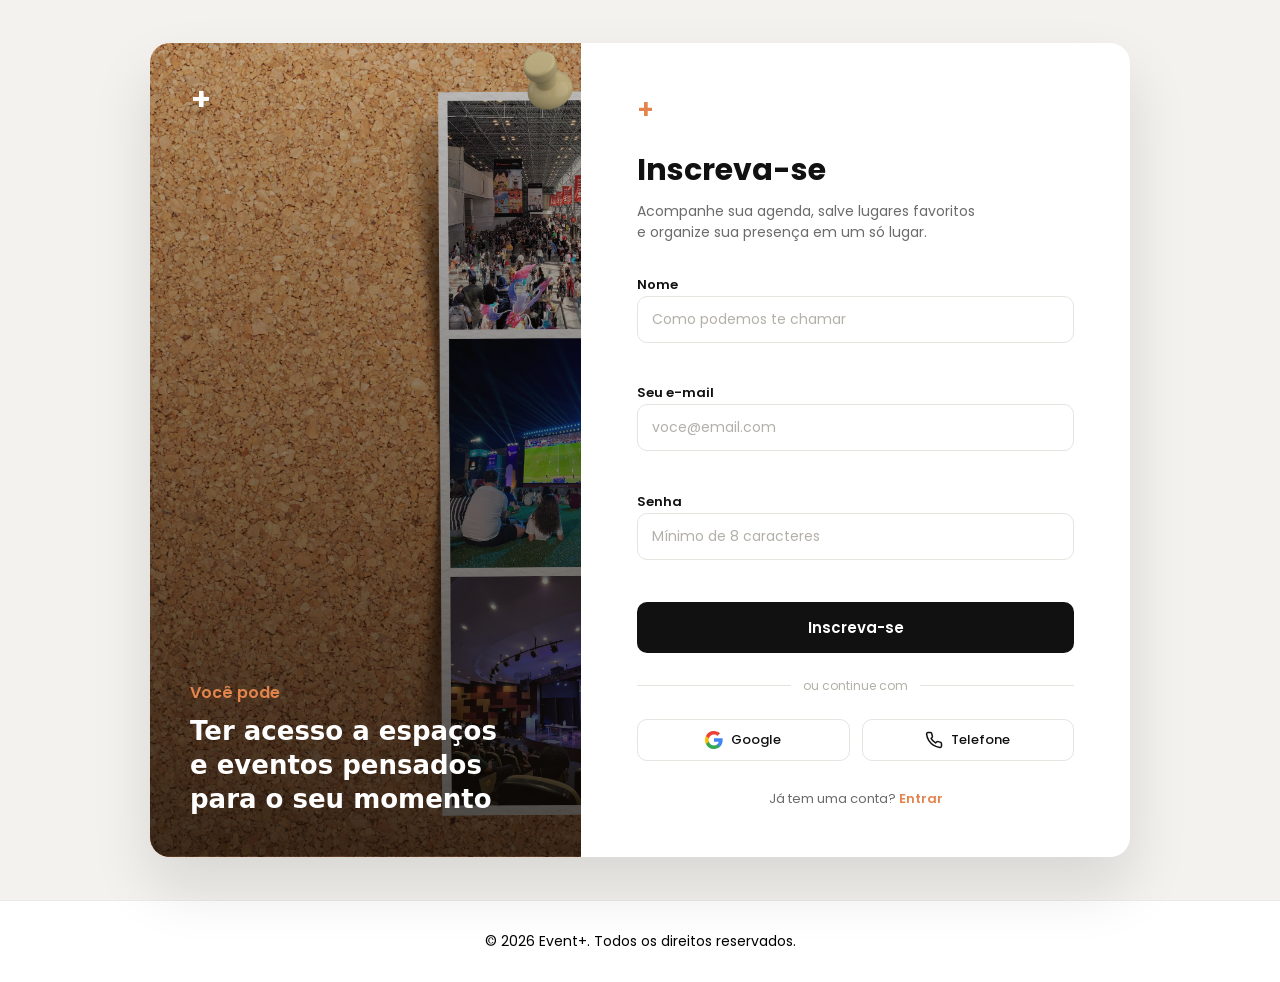
<file: inscreva-se.html>
<!DOCTYPE html>
<html lang="pt-br">
<head>
    <meta charset="UTF-8">
    <link rel="preconnect" href="https://fonts.googleapis.com">
    <link rel="stylesheet" href="inscreva-se.css">
    <link rel="preconnect" href="https://fonts.gstatic.com" crossorigin>
    <link href="https://fonts.googleapis.com/css2?family=Poppins:wght@400;500;600;700&display=swap" rel="stylesheet">
    <meta name="viewport" content="width=device-width, initial-scale=1.0">
    <title>Event+</title>
</head>
<body>

    <main class="signup">

        <div class="signup-card">

            <div class="signup-visual">

                <span class="visual-logo">+</span>

                <div class="visual-text">
                    <p class="visual-eyebrow">Você pode</p>
                    <p class="visual-headline">Ter acesso a espaços e eventos pensados para o seu momento</p>
                </div>

            </div>

            <div class="signup-form">

                <span class="form-logo">+</span>

                <h1>Inscreva-se</h1>
                <p class="form-subtitle">Acompanhe sua agenda, salve lugares favoritos e organize sua presença em um só lugar.</p>




                <form id="signup-form" novalidate>

                    <div class="form-group">
                     <label for="nome">Nome</label>
                    <div class="password-field">
                     <input type="text" id="nome" name="nome" placeholder="Como podemos te chamar">
                    </div>
                     <small class="error-msg"></small>
                    </div>

                    <div class="form-group">
                     <label for="email">Seu e-mail</label>
                    <div class="password-field">
                     <input type="email" id="email" name="email" placeholder="voce@email.com">
                    </div>
                    <small class="error-msg"></small>
                    </div>

                    <div class="form-group">
                     <label for="senha">Senha</label>
                    <div class="password-field">
                     <input type="password" id="senha" name="senha" placeholder="Mínimo de 8 caracteres">
                    </div>
                     <small class="error-msg"></small>
                    </div>

                    <button type="submit" class="submit-btn">Inscreva-se</button>

                </form>

                


                <div class="divider"><span>ou continue com</span></div>

                <div class="alt-login">
                    <button type="button">
                        <svg width="18" height="18" viewBox="0 0 18 18"><path fill="#4285F4" d="M17.64 9.2c0-.64-.06-1.25-.16-1.84H9v3.48h4.84a4.14 4.14 0 0 1-1.8 2.72v2.26h2.9c1.7-1.57 2.7-3.87 2.7-6.62Z"/><path fill="#34A853" d="M9 18c2.43 0 4.47-.8 5.96-2.18l-2.9-2.26c-.8.54-1.84.86-3.06.86-2.36 0-4.35-1.59-5.07-3.73H.9v2.33A9 9 0 0 0 9 18Z"/><path fill="#FBBC05" d="M3.93 10.69A5.4 5.4 0 0 1 3.65 9c0-.59.1-1.16.28-1.69V4.98H.9A9 9 0 0 0 0 9c0 1.45.35 2.83.9 4.02l3.03-2.33Z"/><path fill="#EA4335" d="M9 3.58c1.32 0 2.51.45 3.44 1.35l2.58-2.58C13.46.89 11.43 0 9 0A9 9 0 0 0 .9 4.98l3.03 2.33C4.65 5.17 6.64 3.58 9 3.58Z"/></svg>
                        Google
                    </button>

                    <button type="button">
                        <svg width="18" height="18" viewBox="0 0 24 24" fill="none" stroke="currentColor" stroke-width="2" stroke-linecap="round" stroke-linejoin="round">
                        <path d="M22 16.92v3a2 2 0 0 1-2.18 2 19.79 19.79 0 0 1-8.63-3.07 19.5 19.5 0 0 1-6-6 19.79 19.79 0 0 1-3.07-8.67A2 2 0 0 1 4.11 2h3a2 2 0 0 1 2 1.72 12.84 12.84 0 0 0 .7 2.81 2 2 0 0 1-.45 2.11L8.09 9.91a16 16 0 0 0 6 6l1.27-1.27a2 2 0 0 1 2.11-.45 12.84 12.84 0 0 0 2.81.7A2 2 0 0 1 22 16.92z"/>
                        </svg>
                        Telefone
                    </button>

                </div>

                <p class="form-footer">Já tem uma conta? <a href="index.html">Entrar</a></p>

            </div>

        </div>

    </main>

     <footer>

        <p>© 2026 Event+. Todos os direitos reservados.</p>
    </footer>

    <script src="app.js"></script>

</body>
</html>
</file>
<file: inscreva-se.css>
*{
    margin: 0;
    padding: 0;
    box-sizing: border-box;
    font-family: "Poppins", sans-serif;
}

body{
    background-color: #F4F2EE;
    color: #111111;
}

.signup{
    min-height: 100vh;
    display: flex;
    align-items: center;
    justify-content: center;
    padding: 40px 20px;
}

.signup-card{
    display: flex;
    width: 100%;
    max-width: 980px;
    min-height: 620px;

    background-color: #fff;
    border-radius: 20px;
    overflow: hidden;
    box-shadow: 0 30px 60px rgba(17, 17, 17, 0.12);
}

/* ===== Painel visual ===== */

.signup-visual{
    position: relative;
    flex: 1 1 44%;

    background-image: linear-gradient(180deg, rgba(15, 10, 5, 0.25) 0%, rgba(15, 10, 5, 0.75) 100%), url("banner.png");
    background-size: cover;
    background-position: center;

    padding: 40px;

    display: flex;
    flex-direction: column;
    justify-content: space-between;
}

.visual-logo{
    color: #fff;
    font-size: 32px;
    font-weight: 600;
    line-height: 1;
}

.visual-eyebrow{
    color: #E4854E;
    font-weight: 600;
    margin-bottom: 10px;
}

.visual-headline{
    color: #fff;
    font-family: system-ui, -apple-system, BlinkMacSystemFont, 'Segoe UI', Roboto, Oxygen, Ubuntu, Cantarell, 'Open Sans', 'Helvetica Neue', sans-serif;
    font-size: 26px;
    font-weight: 600;
    line-height: 1.3;
    max-width: 320px;
}

/* ===== Formulário ===== */

.signup-form{
    flex: 1 1 56%;
    padding: 48px 56px;

    display: flex;
    flex-direction: column;
}

.form-logo{
    color: #E4854E;
    font-size: 26px;
    font-weight: 600;
    margin-bottom: 18px;
}

.signup-form h1{
    font-size: 30px;
    font-weight: 700;
    margin-bottom: 8px;
}

.form-subtitle{
    color: #6B6B6B;
    font-size: 14px;
    line-height: 1.5;
    max-width: 340px;
    margin-bottom: 28px;
}

form{
    display: flex;
    flex-direction: column;
}

form label{
    font-size: 13px;
    font-weight: 600;
    margin-bottom: 6px;
}

form input{
    border: 1.5px solid #E6E4DF;
    border-radius: 10px;
    padding: 12px 14px;
    font-size: 14px;
    font-family: "Poppins", sans-serif;
    margin-bottom: 18px;
    outline: none;
    transition: border-color 0.2s ease;
}

form input::placeholder{
    color: #B3B0A9;
}

form input:focus{
    border-color: #111111;
}

.password-field{
    position: relative;
}

.password-field input{
    width: 100%;
    padding-right: 42px;
}

.toggle-password{
    position: absolute;
    top: 12px;
    right: 12px;
    background: none;
    border: none;
    color: #6B6B6B;
    cursor: pointer;
    line-height: 0;
}

.submit-btn{
    background-color: #111111;
    color: #fff;
    border: none;
    border-radius: 10px;
    padding: 14px;
    font-size: 15px;
    font-weight: 600;
    font-family: "Poppins", sans-serif;
    cursor: pointer;
    margin-top: 6px;
    transition: background-color 0.2s ease;
}

.submit-btn:hover{
    background-color: #E4854E;
}

.divider{
    display: flex;
    align-items: center;
    text-align: center;
    color: #B3B0A9;
    font-size: 12px;
    margin: 24px 0;
}

.divider::before,
.divider::after{
    content: "";
    flex: 1;
    height: 1px;
    background-color: #E6E4DF;
}

.divider span{
    padding: 0 12px;
}

.alt-login{
    display: flex;
    gap: 12px;
}

.alt-login button{
    flex: 1;
    display: flex;
    align-items: center;
    justify-content: center;
    gap: 8px;

    border: 1.5px solid #E6E4DF;
    border-radius: 10px;
    background-color: #fff;
    padding: 10px;
    font-size: 13px;
    font-weight: 500;
    font-family: "Poppins", sans-serif;
    color: #111111;
    cursor: pointer;
    transition: border-color 0.2s ease;
}

.alt-login button:hover{
    border-color: #111111;
}

.form-footer{
    margin-top: 28px;
    text-align: center;
    font-size: 13px;
    color: #6B6B6B;
}

.form-footer a{
    color: #E4854E;
    font-weight: 600;
    text-decoration: none;
}

/* ERROR */

input.invalid {
    border-color: #e74c3c !important;
}

.error-msg {
    color: #e74c3c;
    font-size: 0.8rem;
    margin-top: 4px;
    display: block;
    min-height: 1.1em;

}

/* ===== footer ===== */

footer {
    width: 100%;
    background-color: #ffffff;
    padding: 30px 20px;
    text-align: center;
    border-top: 1px solid #eaeaea;
}

footer p {
    color: #000000;
    font-size: 14px;
    font-family: "Poppins", sans-serif;
    margin: 0;
}


/* ===== Responsivo ===== */

@media (max-width: 760px){

    .signup-card{
        flex-direction: column;
        min-height: 0;
    }

    .signup-visual{
        min-height: 220px;
    }

    .signup-form{
        padding: 36px 28px;
    }
}
</file>
